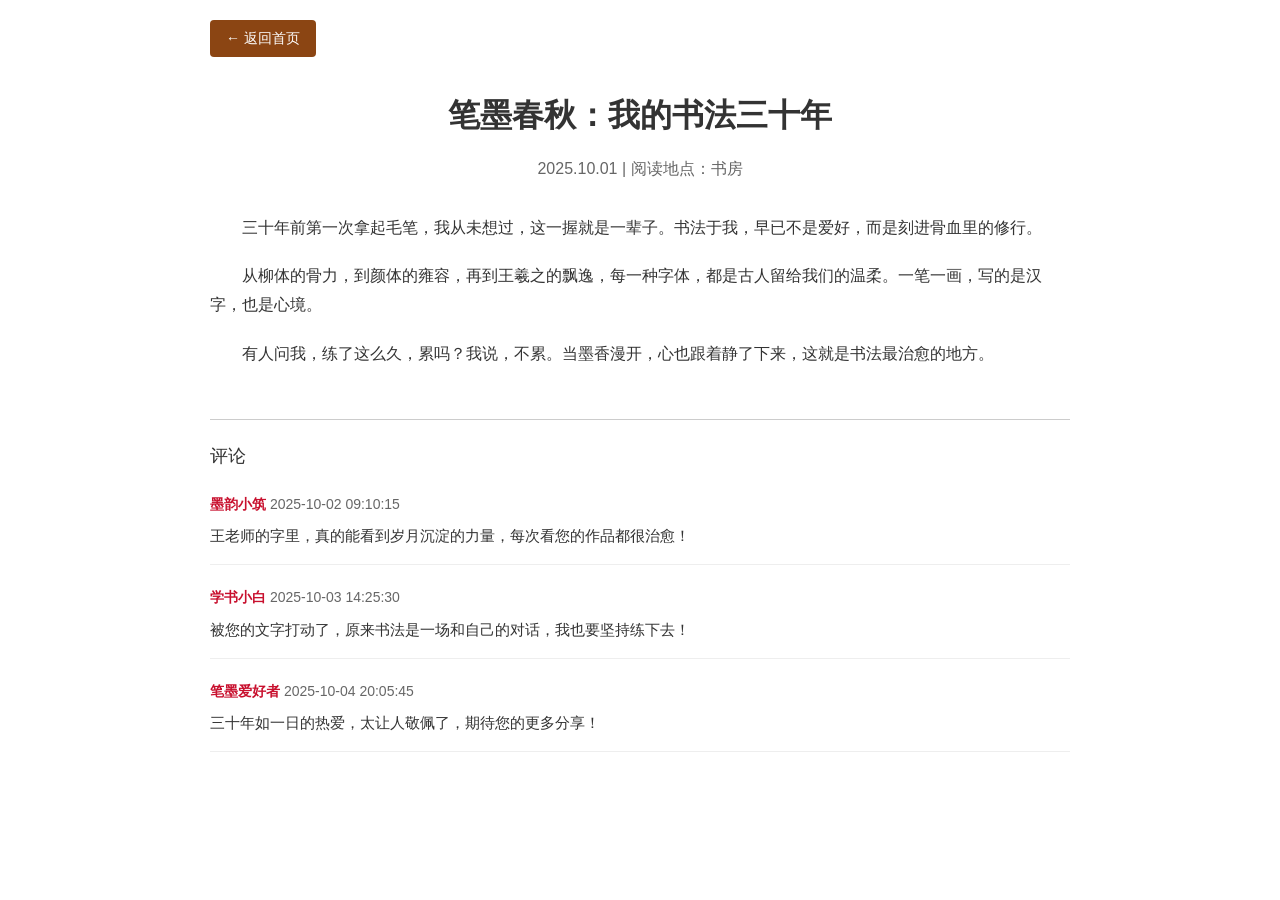
<file: blog-calligraphy.html>
<!doctype html>
<html lang="zh">
<head>
<meta charset="utf-8">
<title>书画大家·王老师的博客</title>
<link href="css/blog.css" type="text/css" rel="stylesheet" />
</head>
<body>

<a href="index.html" class="back-btn">← 返回首页</a>

<div class="blog-header">
    <h1>笔墨春秋：我的书法三十年</h1>
    <div class="blog-meta">2025.10.01 | 阅读地点：书房</div>
</div>

<div class="blog-content">
    <p>三十年前第一次拿起毛笔，我从未想过，这一握就是一辈子。书法于我，早已不是爱好，而是刻进骨血里的修行。</p>
    <p>从柳体的骨力，到颜体的雍容，再到王羲之的飘逸，每一种字体，都是古人留给我们的温柔。一笔一画，写的是汉字，也是心境。</p>
    <p>有人问我，练了这么久，累吗？我说，不累。当墨香漫开，心也跟着静了下来，这就是书法最治愈的地方。</p>
</div>

<div class="comment-section">
    <div class="comment-title">评论</div>
    <div class="comment-item">
        <div class="comment-header">
            <span class="comment-author">墨韵小筑</span> 2025-10-02 09:10:15
        </div>
        <div class="comment-text">王老师的字里，真的能看到岁月沉淀的力量，每次看您的作品都很治愈！</div>
    </div>
    <div class="comment-item">
        <div class="comment-header">
            <span class="comment-author">学书小白</span> 2025-10-03 14:25:30
        </div>
        <div class="comment-text">被您的文字打动了，原来书法是一场和自己的对话，我也要坚持练下去！</div>
    </div>
    <div class="comment-item">
        <div class="comment-header">
            <span class="comment-author">笔墨爱好者</span> 2025-10-04 20:05:45
        </div>
        <div class="comment-text">三十年如一日的热爱，太让人敬佩了，期待您的更多分享！</div>
    </div>
</div>

</body>
</html>
</file>
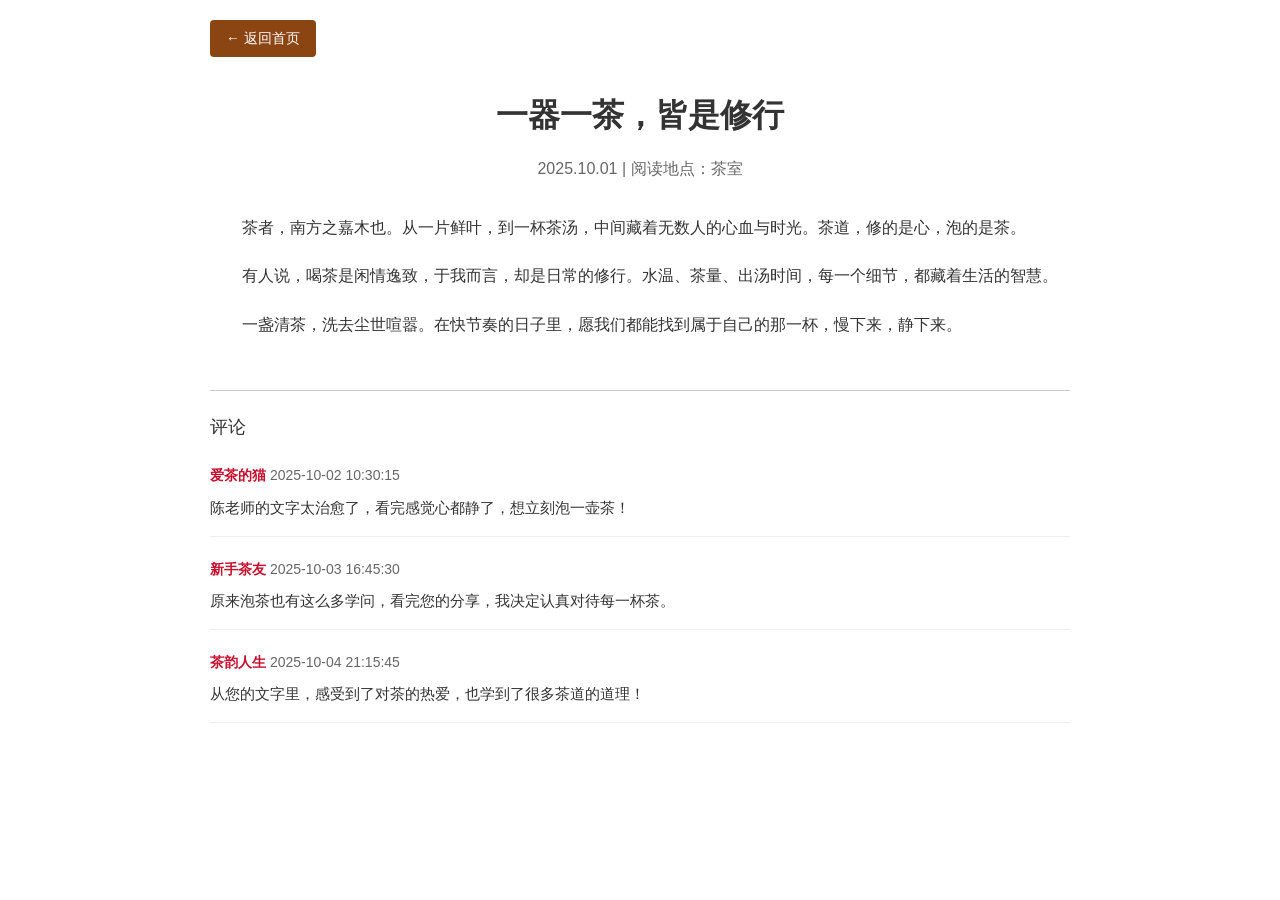
<file: blog-tea.html>
<!doctype html>
<html lang="zh">
<head>
<meta charset="utf-8">
<title>茶艺大师·陈老师的博客</title>
<link href="css/blog.css" type="text/css" rel="stylesheet" />
</head>
<body>

<a href="index.html" class="back-btn">← 返回首页</a>

<div class="blog-header">
    <h1>一器一茶，皆是修行</h1>
    <div class="blog-meta">2025.10.01 | 阅读地点：茶室</div>
</div>

<div class="blog-content">
    <p>茶者，南方之嘉木也。从一片鲜叶，到一杯茶汤，中间藏着无数人的心血与时光。茶道，修的是心，泡的是茶。</p>
    <p>有人说，喝茶是闲情逸致，于我而言，却是日常的修行。水温、茶量、出汤时间，每一个细节，都藏着生活的智慧。</p>
    <p>一盏清茶，洗去尘世喧嚣。在快节奏的日子里，愿我们都能找到属于自己的那一杯，慢下来，静下来。</p>
</div>

<div class="comment-section">
    <div class="comment-title">评论</div>
    <div class="comment-item">
        <div class="comment-header">
            <span class="comment-author">爱茶的猫</span> 2025-10-02 10:30:15
        </div>
        <div class="comment-text">陈老师的文字太治愈了，看完感觉心都静了，想立刻泡一壶茶！</div>
    </div>
    <div class="comment-item">
        <div class="comment-header">
            <span class="comment-author">新手茶友</span> 2025-10-03 16:45:30
        </div>
        <div class="comment-text">原来泡茶也有这么多学问，看完您的分享，我决定认真对待每一杯茶。</div>
    </div>
    <div class="comment-item">
        <div class="comment-header">
            <span class="comment-author">茶韵人生</span> 2025-10-04 21:15:45
        </div>
        <div class="comment-text">从您的文字里，感受到了对茶的热爱，也学到了很多茶道的道理！</div>
    </div>
</div>

</body>
</html>
</file>
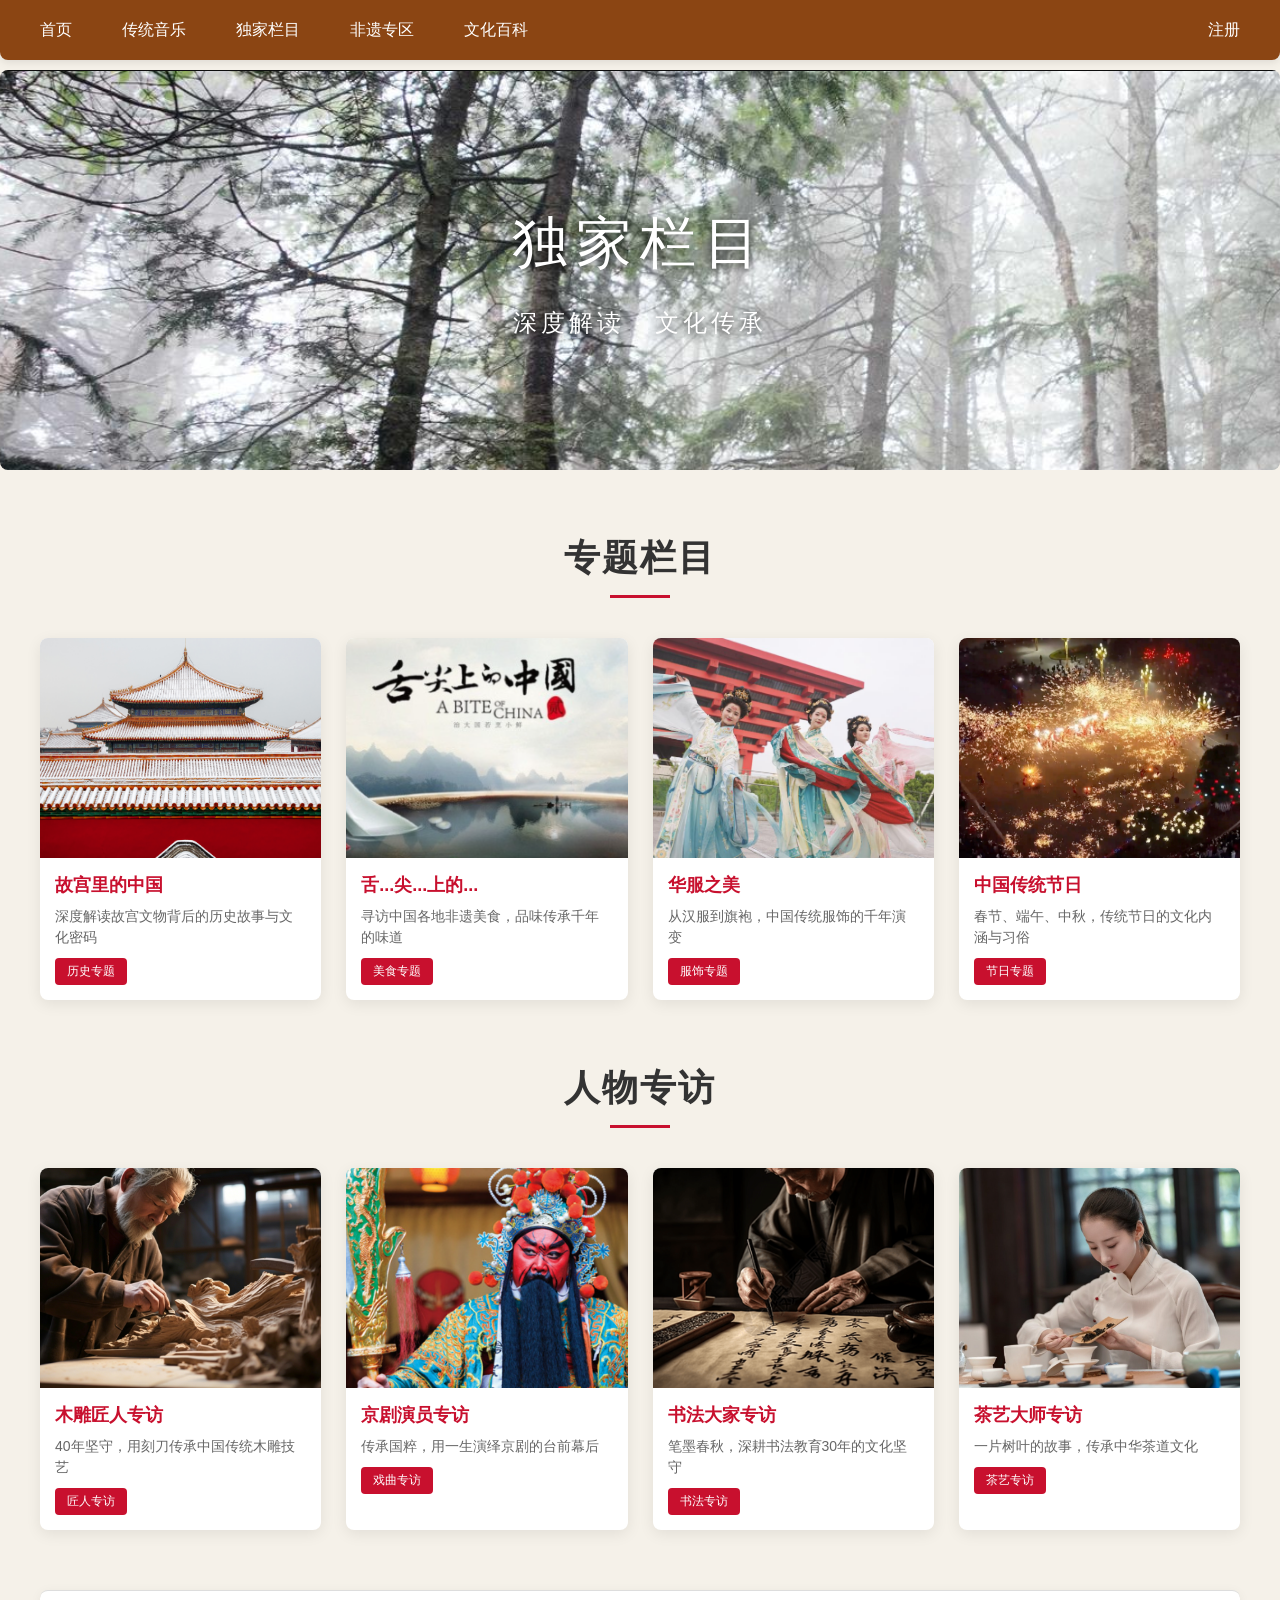
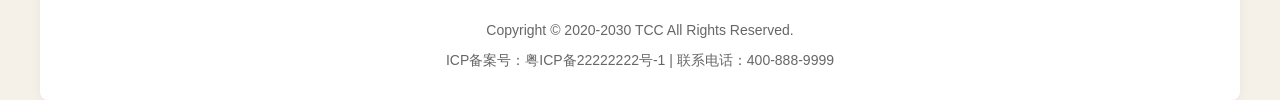
<file: column.html>
<!doctype html>
<html lang="zh">
<head>
<meta charset="utf-8">
<title>独家栏目 - 中国传统文化</title>
<link href="css/style.css" type="text/css" rel="stylesheet" />
</head>
<body>

<!-- 页眉 -->
<div id="head">
    <div class="con">
        <ul class="left">
            <li><a href="index.html">首页</a></li>
            <li><a href="music.html">传统音乐</a></li>
            <li><a href="column.html">独家栏目</a></li>
            <li><a href="heritage.html">非遗专区</a></li>
            <li><a href="encyclopedia.html">文化百科</a></li>
        </ul>
        <ul class="right">
            <li><a href="register.html">注册</a></li>
        </ul>
    </div>
</div>

<!-- Banner -->
<div class="banner">
    <img src="46.png" alt="独家栏目">
    <div class="banner_text">
        <h1>独家栏目</h1>
        <p>深度解读 · 文化传承</p>
    </div>
</div>

<!-- 内容 -->
<div id="content">
    <h2 class="page-title">专题栏目</h2>
    <div class="card-grid">
        <div class="card">
            <img src="22.png" alt="故宫专题">
            <div class="card-info">
                <h3>故宫里的中国</h3>
                <p>深度解读故宫文物背后的历史故事与文化密码</p>
                <span class="tag">历史专题</span>
            </div>
        </div>
        <div class="card">
            <img src="23.png" alt="美食专题">
            <div class="card-info">
                <h3>舌...尖...上的...</h3>
                <p>寻访中国各地非遗美食，品味传承千年的味道</p>
                <span class="tag">美食专题</span>
            </div>
        </div>
        <div class="card">
            <img src="24.png" alt="服饰专题">
            <div class="card-info">
                <h3>华服之美</h3>
                <p>从汉服到旗袍，中国传统服饰的千年演变</p>
                <span class="tag">服饰专题</span>
            </div>
        </div>
        <div class="card">
            <img src="25.png" alt="节日专题">
            <div class="card-info">
                <h3>中国传统节日</h3>
                <p>春节、端午、中秋，传统节日的文化内涵与习俗</p>
                <span class="tag">节日专题</span>
            </div>
        </div>
    </div>

    <h2 class="page-title">人物专访</h2>
    <div class="card-grid">
        <div class="card">
            <img src="26.png" alt="匠人专访">
            <div class="card-info">
                <h3>木雕匠人专访</h3>
                <p>40年坚守，用刻刀传承中国传统木雕技艺</p>
                <span class="tag">匠人专访</span>
            </div>
        </div>
        <div class="card">
            <img src="27.png" alt="戏曲专访">
            <div class="card-info">
                <h3>京剧演员专访</h3>
                <p>传承国粹，用一生演绎京剧的台前幕后</p>
                <span class="tag">戏曲专访</span>
            </div>
        </div>
        <div class="card">
            <img src="28.png" alt="书法专访">
            <div class="card-info">
                <h3>书法大家专访</h3>
                <p>笔墨春秋，深耕书法教育30年的文化坚守</p>
                <span class="tag">书法专访</span>
            </div>
        </div>
        <div class="card">
            <img src="29.png" alt="茶艺专访">
            <div class="card-info">
                <h3>茶艺大师专访</h3>
                <p>一片树叶的故事，传承中华茶道文化</p>
                <span class="tag">茶艺专访</span>
            </div>
        </div>
    </div>
</div>

<!-- 页脚 -->
<div id="footer">
    <p>Copyright © 2020-2030 TCC All Rights Reserved.</p>
    <p>ICP备案号：粤ICP备22222222号-1 | 联系电话：400-888-9999</p>
</div>

</body>
</html>
</file>
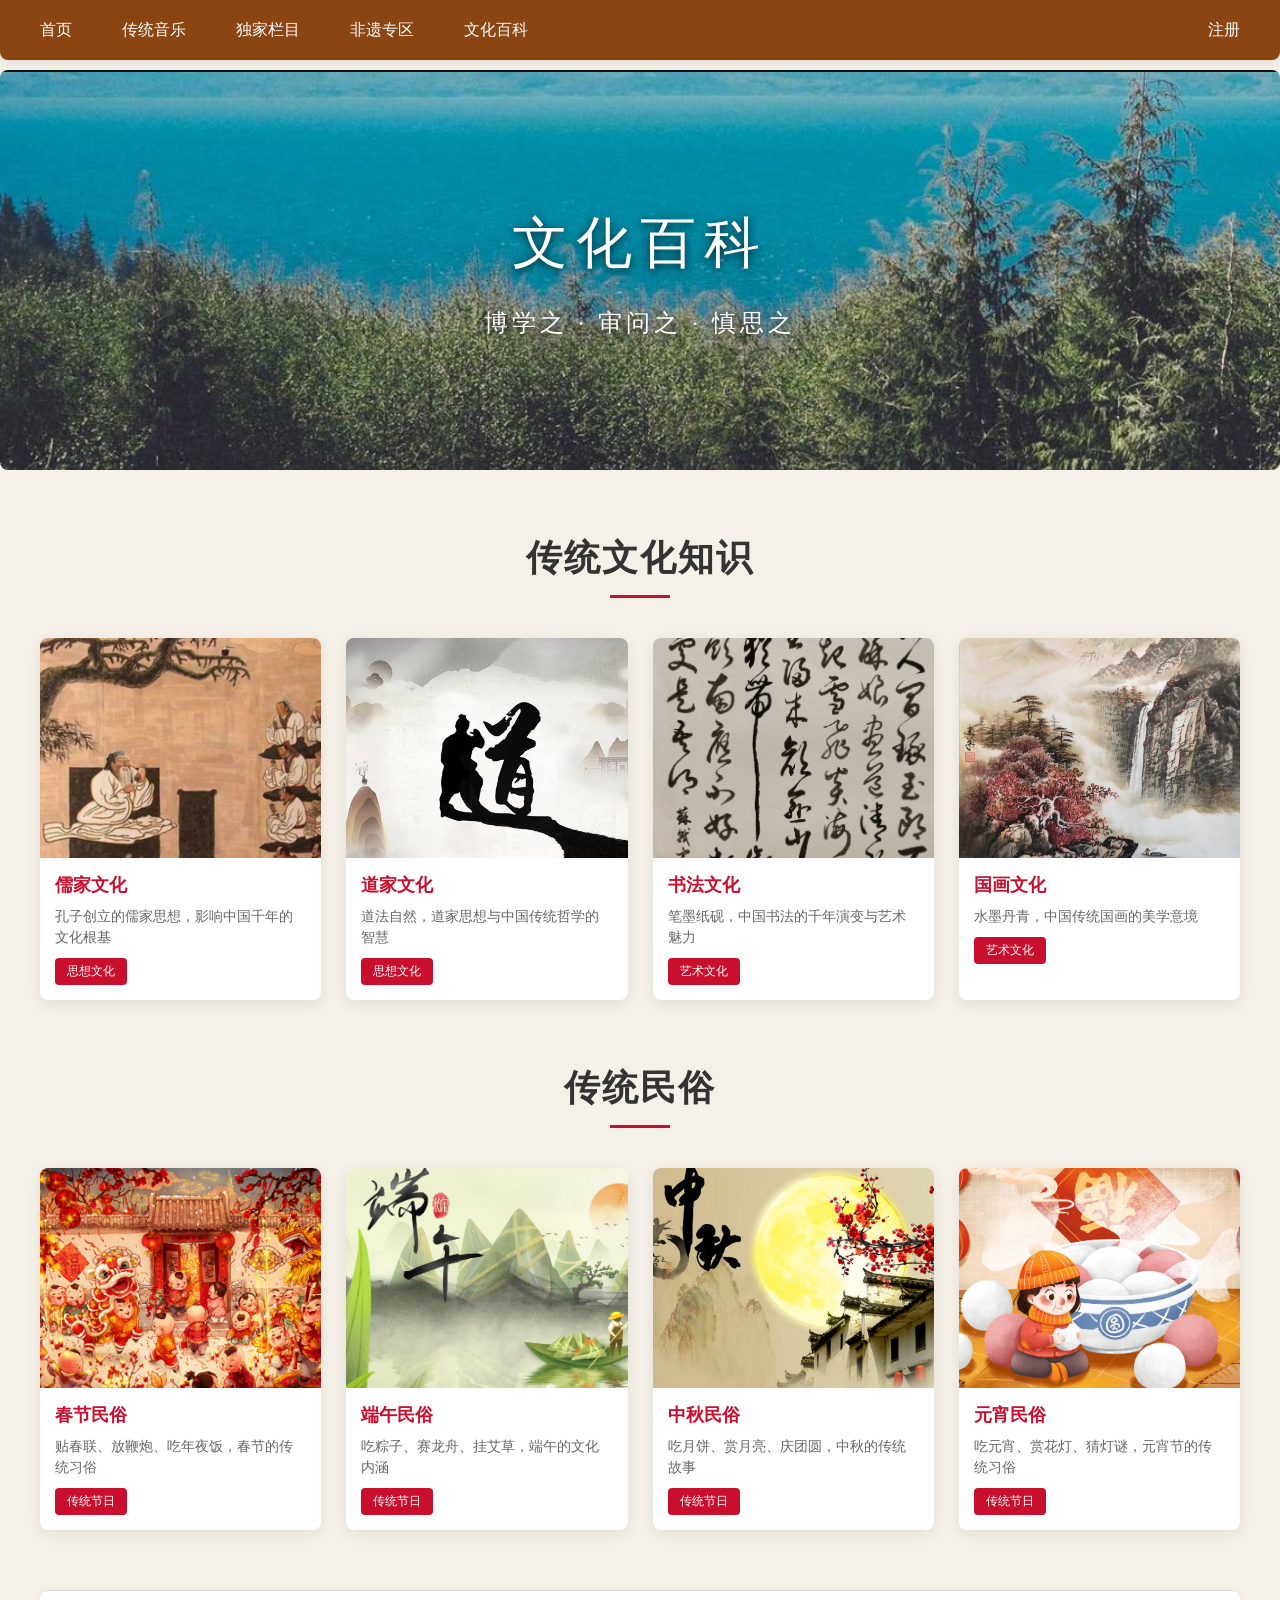
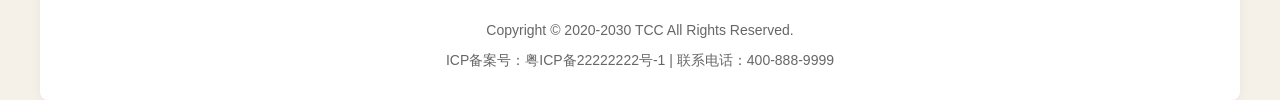
<file: encyclopedia.html>
<!doctype html>
<html lang="zh">
<head>
<meta charset="utf-8">
<title>文化百科 - 中国传统文化</title>
<link href="css/style.css" type="text/css" rel="stylesheet" />
</head>
<body>

<div id="head">
    <div class="con">
        <ul class="left">
            <li><a href="index.html">首页</a></li>
            <li><a href="music.html">传统音乐</a></li>
            <li><a href="column.html">独家栏目</a></li>
            <li><a href="heritage.html">非遗专区</a></li>
            <li><a href="encyclopedia.html">文化百科</a></li>
        </ul>
        <ul class="right">
            <li><a href="register.html">注册</a></li>
        </ul>
    </div>
</div>

<!-- Banner -->
<div class="banner">
    <img src="47.png" alt="文化百科">
    <div class="banner_text">
        <h1>文化百科</h1>
        <p>博学之 · 审问之 · 慎思之</p>
    </div>
</div>

<!-- 内容 -->
<div id="content">
    <h2 class="page-title">传统文化知识</h2>
    <div class="card-grid">
        <div class="card">
            <img src="38.png" alt="儒家文化">
            <div class="card-info">
                <h3>儒家文化</h3>
                <p>孔子创立的儒家思想，影响中国千年的文化根基</p>
                <span class="tag">思想文化</span>
            </div>
        </div>
        <div class="card">
            <img src="39.png" alt="道家文化">
            <div class="card-info">
                <h3>道家文化</h3>
                <p>道法自然，道家思想与中国传统哲学的智慧</p>
                <span class="tag">思想文化</span>
            </div>
        </div>
        <div class="card">
            <img src="40.png" alt="书法文化">
            <div class="card-info">
                <h3>书法文化</h3>
                <p>笔墨纸砚，中国书法的千年演变与艺术魅力</p>
                <span class="tag">艺术文化</span>
            </div>
        </div>
        <div class="card">
            <img src="41.png" alt="国画文化">
            <div class="card-info">
                <h3>国画文化</h3>
                <p>水墨丹青，中国传统国画的美学意境</p>
                <span class="tag">艺术文化</span>
            </div>
        </div>
    </div>

    <h2 class="page-title">传统民俗</h2>
    <div class="card-grid">
        <div class="card">
            <img src="42.png" alt="春节">
            <div class="card-info">
                <h3>春节民俗</h3>
                <p>贴春联、放鞭炮、吃年夜饭，春节的传统习俗</p>
                <span class="tag">传统节日</span>
            </div>
        </div>
        <div class="card">
            <img src="43.png" alt="端午节">
            <div class="card-info">
                <h3>端午民俗</h3>
                <p>吃粽子、赛龙舟、挂艾草，端午的文化内涵</p>
                <span class="tag">传统节日</span>
            </div>
        </div>
        <div class="card">
            <img src="44.png" alt="中秋节">
            <div class="card-info">
                <h3>中秋民俗</h3>
                <p>吃月饼、赏月亮、庆团圆，中秋的传统故事</p>
                <span class="tag">传统节日</span>
            </div>
        </div>
        <div class="card">
            <img src="45.png" alt="元宵节">
            <div class="card-info">
                <h3>元宵民俗</h3>
                <p>吃元宵、赏花灯、猜灯谜，元宵节的传统习俗</p>
                <span class="tag">传统节日</span>
            </div>
        </div>
    </div>
</div>

<!-- 页脚 -->
<div id="footer">
    <p>Copyright © 2020-2030 TCC All Rights Reserved.</p>
    <p>ICP备案号：粤ICP备22222222号-1 | 联系电话：400-888-9999</p>
</div>

</body>
</html>
</file>
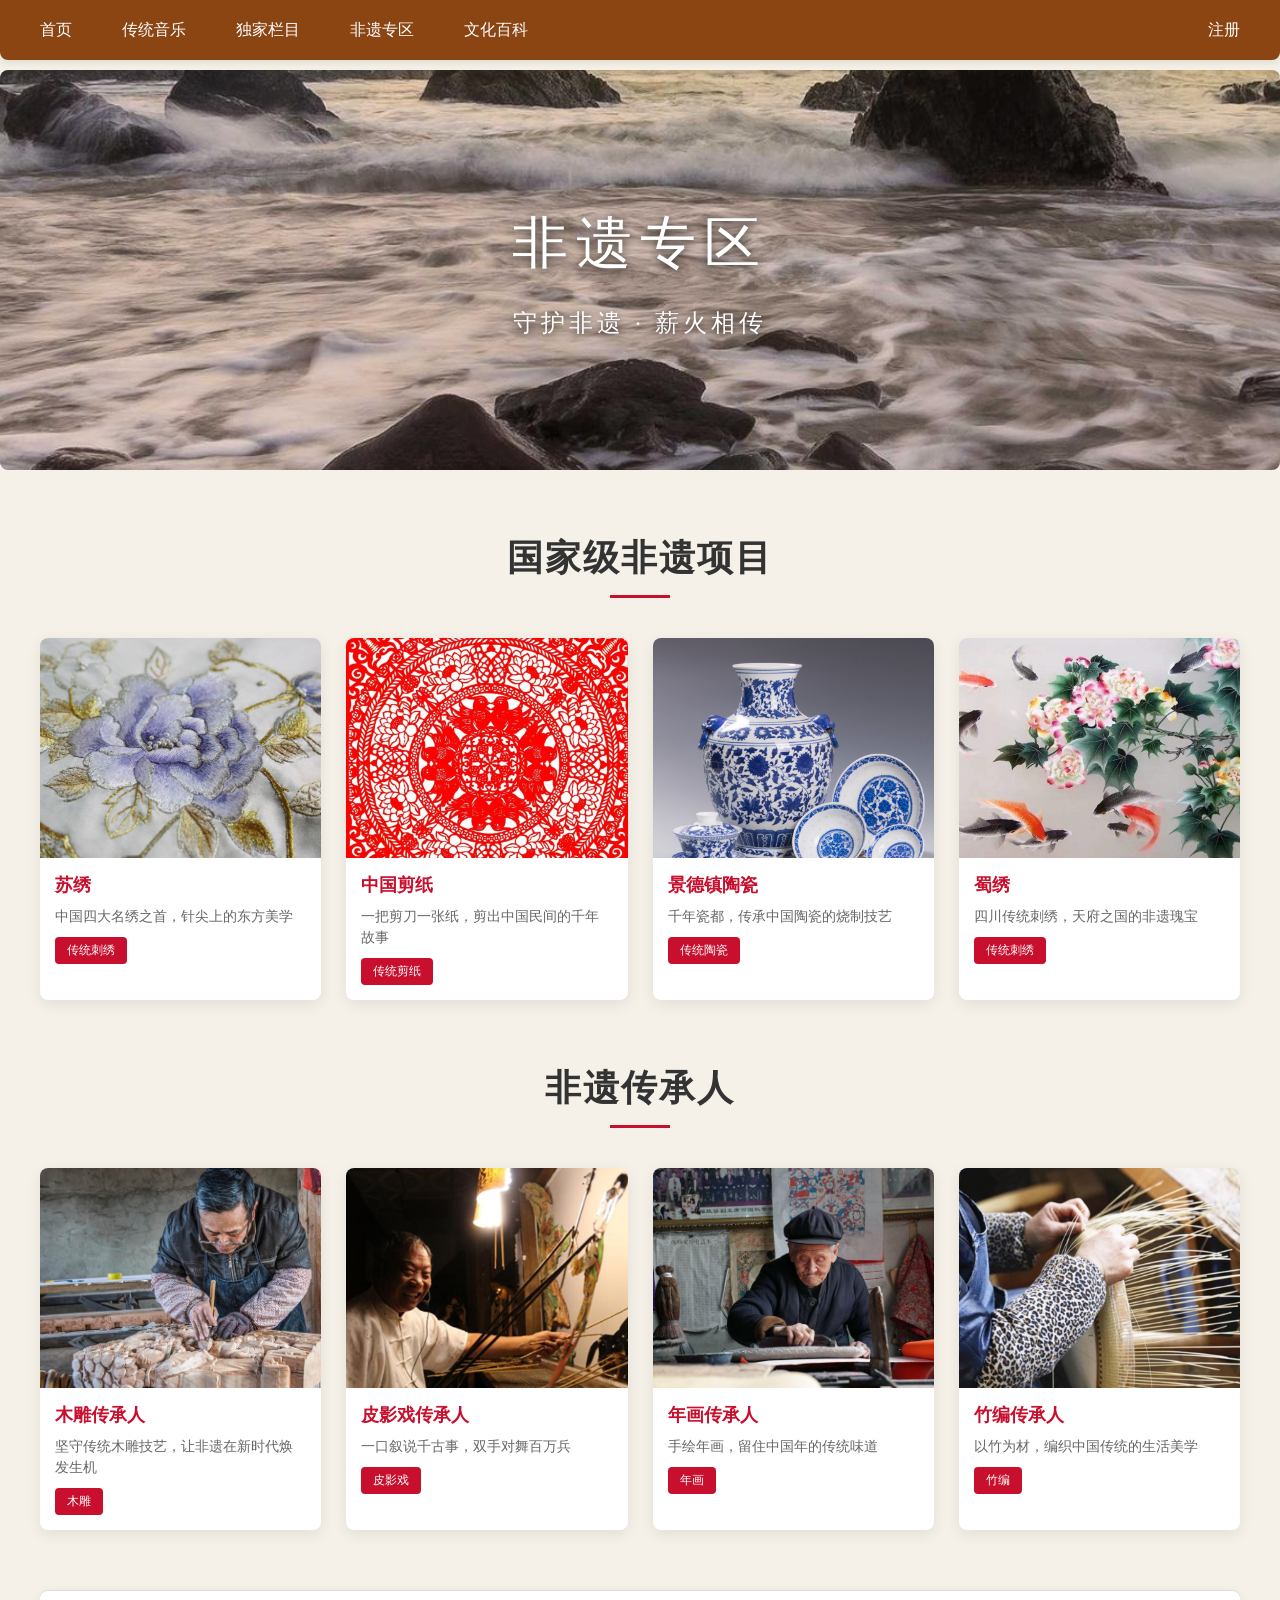
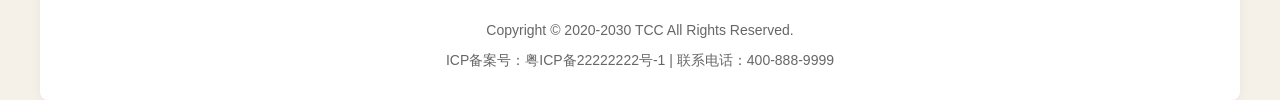
<file: heritage.html>
<!doctype html>
<html lang="zh">
<head>
<meta charset="utf-8">
<title>非遗专区 - 中国传统文化</title>
<link href="css/style.css" type="text/css" rel="stylesheet" />
</head>
<body>

<div id="head">
    <div class="con">
        <ul class="left">
            <li><a href="index.html">首页</a></li>
            <li><a href="music.html">传统音乐</a></li>
            <li><a href="column.html">独家栏目</a></li>
            <li><a href="heritage.html">非遗专区</a></li>
            <li><a href="encyclopedia.html">文化百科</a></li>
        </ul>
        <ul class="right">
            <li><a href="register.html">注册</a></li>
        </ul>
    </div>
</div>

<!-- Banner -->
<div class="banner">
    <img src="48.png" alt="非遗专区">
    <div class="banner_text">
        <h1>非遗专区</h1>
        <p>守护非遗 · 薪火相传</p>
    </div>
</div>

<!-- 内容 -->
<div id="content">
    <h2 class="page-title">国家级非遗项目</h2>
    <div class="card-grid">
        <div class="card">
            <img src="30.png" alt="苏绣">
            <div class="card-info">
                <h3>苏绣</h3>
                <p>中国四大名绣之首，针尖上的东方美学</p>
                <span class="tag">传统刺绣</span>
            </div>
        </div>
        <div class="card">
            <img src="31.png" alt="剪纸">
            <div class="card-info">
                <h3>中国剪纸</h3>
                <p>一把剪刀一张纸，剪出中国民间的千年故事</p>
                <span class="tag">传统剪纸</span>
            </div>
        </div>
        <div class="card">
            <img src="32.png" alt="景德镇陶瓷">
            <div class="card-info">
                <h3>景德镇陶瓷</h3>
                <p>千年瓷都，传承中国陶瓷的烧制技艺</p>
                <span class="tag">传统陶瓷</span>
            </div>
        </div>
        <div class="card">
            <img src="33.png" alt="蜀绣">
            <div class="card-info">
                <h3>蜀绣</h3>
                <p>四川传统刺绣，天府之国的非遗瑰宝</p>
                <span class="tag">传统刺绣</span>
            </div>
        </div>
    </div>

    <h2 class="page-title">非遗传承人</h2>
    <div class="card-grid">
        <div class="card">
            <img src="34.png" alt="木雕传承人">
            <div class="card-info">
                <h3>木雕传承人</h3>
                <p>坚守传统木雕技艺，让非遗在新时代焕发生机</p>
                <span class="tag">木雕</span>
            </div>
        </div>
        <div class="card">
            <img src="35.png" alt="皮影传承人">
            <div class="card-info">
                <h3>皮影戏传承人</h3>
                <p>一口叙说千古事，双手对舞百万兵</p>
                <span class="tag">皮影戏</span>
            </div>
        </div>
        <div class="card">
            <img src="36.png" alt="年画传承人">
            <div class="card-info">
                <h3>年画传承人</h3>
                <p>手绘年画，留住中国年的传统味道</p>
                <span class="tag">年画</span>
            </div>
        </div>
        <div class="card">
            <img src="37.png" alt="竹编传承人">
            <div class="card-info">
                <h3>竹编传承人</h3>
                <p>以竹为材，编织中国传统的生活美学</p>
                <span class="tag">竹编</span>
            </div>
        </div>
    </div>
</div>

<!-- 页脚 -->
<div id="footer">
    <p>Copyright © 2020-2030 TCC All Rights Reserved.</p>
    <p>ICP备案号：粤ICP备22222222号-1 | 联系电话：400-888-9999</p>
</div>

</body>
</html>
</file>
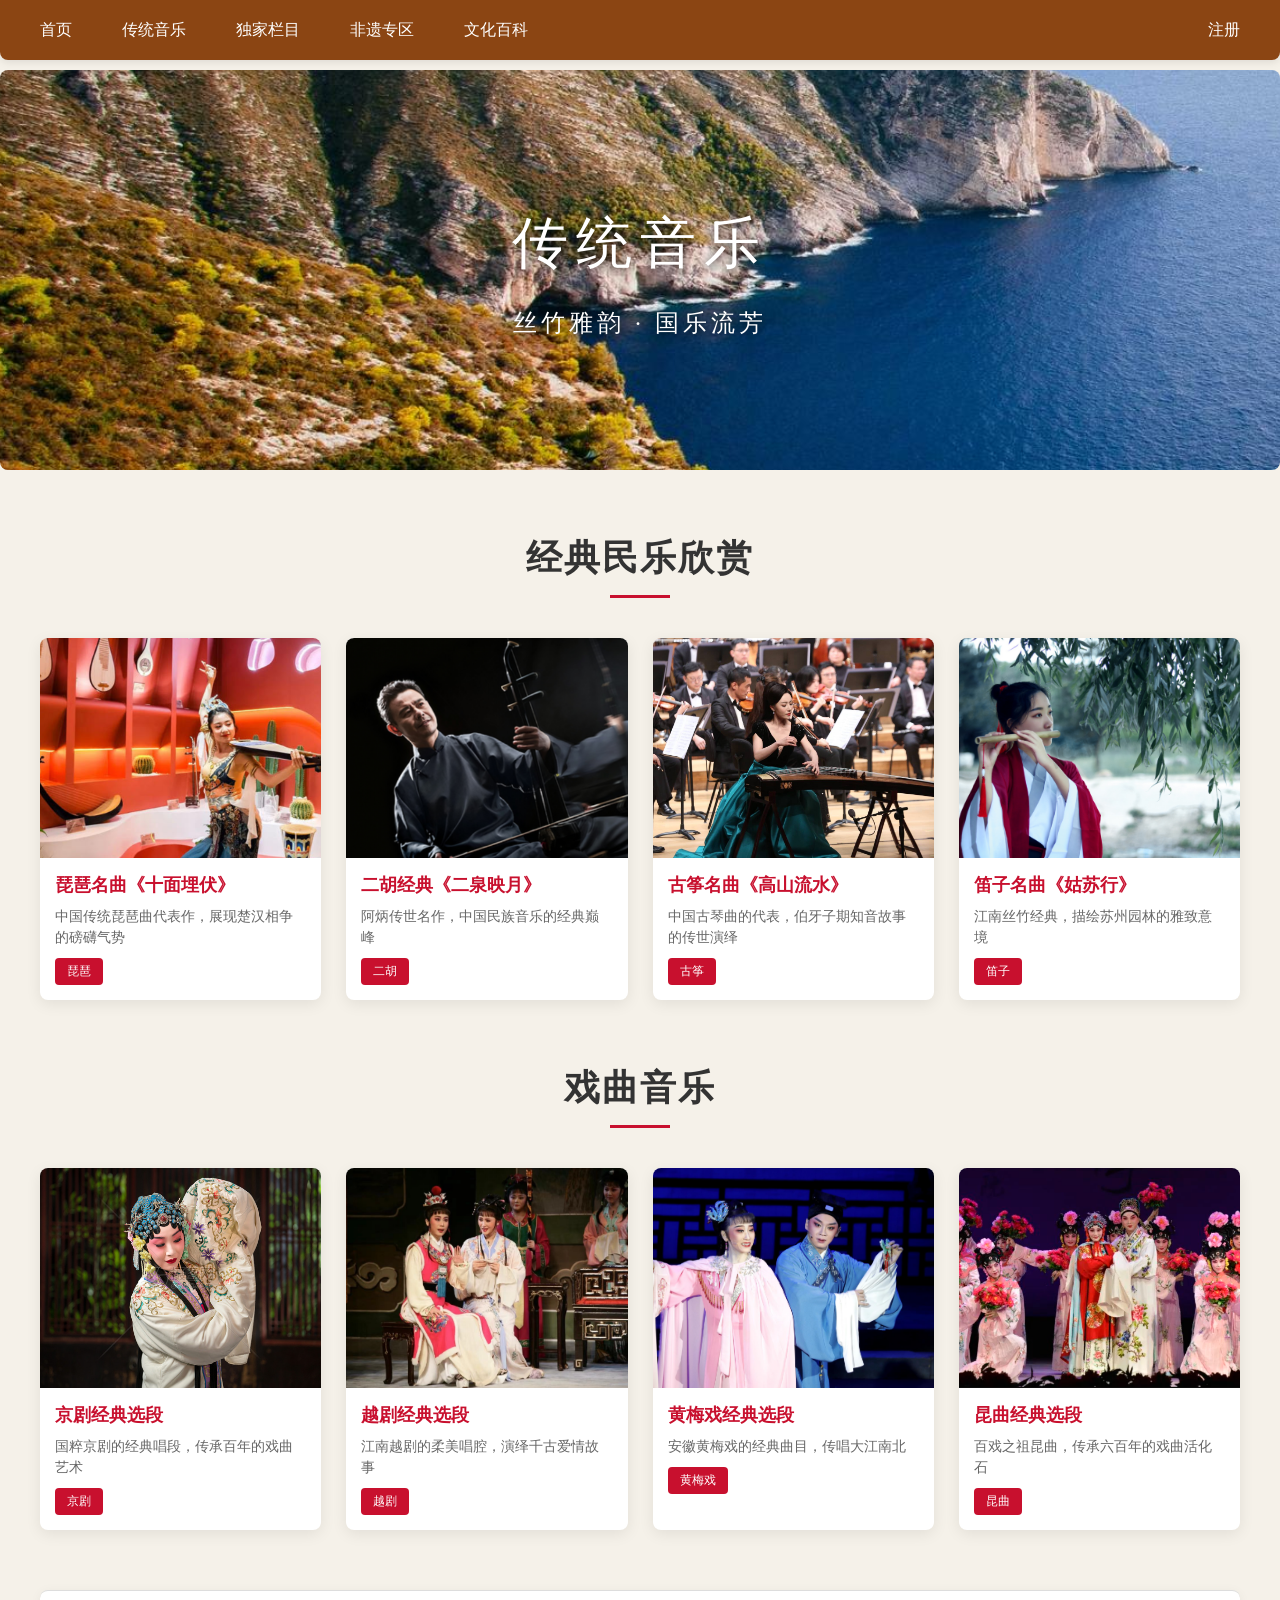
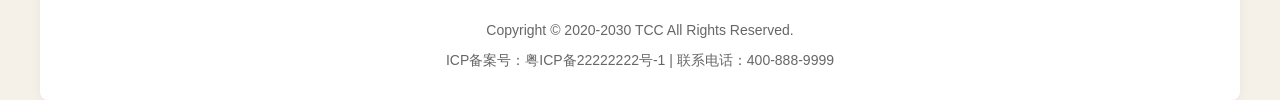
<file: music.html>
<!doctype html>
<html lang="zh">
<head>
<meta charset="utf-8">
<title>传统音乐 - 中国传统文化</title>
<link href="css/style.css" type="text/css" rel="stylesheet" />
</head>
<body>

<div id="head">
    <div class="con">
        <ul class="left">
            <li><a href="index.html">首页</a></li>
            <li><a href="music.html">传统音乐</a></li>
            <li><a href="column.html">独家栏目</a></li>
            <li><a href="heritage.html">非遗专区</a></li>
            <li><a href="encyclopedia.html">文化百科</a></li>
        </ul>
        <ul class="right">
            <li><a href="register.html">注册</a></li>
        </ul>
    </div>
</div>

<!-- Banner -->
<div class="banner">
    <img src="49.png" alt="传统音乐">
    <div class="banner_text">
        <h1>传统音乐</h1>
        <p>丝竹雅韵 · 国乐流芳</p>
    </div>
</div>

<!-- 内容 -->
<div id="content">
    <h2 class="page-title">经典民乐欣赏</h2>
    <div class="card-grid">
        <div class="card">
            <img src="14.png" alt="琵琶">
            <div class="card-info">
                <h3>琵琶名曲《十面埋伏》</h3>
                <p>中国传统琵琶曲代表作，展现楚汉相争的磅礴气势</p>
                <span class="tag">琵琶</span>
            </div>
        </div>
        <div class="card">
            <img src="15.png" alt="二胡">
            <div class="card-info">
                <h3>二胡经典《二泉映月》</h3>
                <p>阿炳传世名作，中国民族音乐的经典巅峰</p>
                <span class="tag">二胡</span>
            </div>
        </div>
        <div class="card">
            <img src="16.png" alt="古筝">
            <div class="card-info">
                <h3>古筝名曲《高山流水》</h3>
                <p>中国古琴曲的代表，伯牙子期知音故事的传世演绎</p>
                <span class="tag">古筝</span>
            </div>
        </div>
        <div class="card">
            <img src="17.png" alt="笛子">
            <div class="card-info">
                <h3>笛子名曲《姑苏行》</h3>
                <p>江南丝竹经典，描绘苏州园林的雅致意境</p>
                <span class="tag">笛子</span>
            </div>
        </div>
    </div>

    <h2 class="page-title">戏曲音乐</h2>
    <div class="card-grid">
        <div class="card">
            <img src="18.png" alt="京剧">
            <div class="card-info">
                <h3>京剧经典选段</h3>
                <p>国粹京剧的经典唱段，传承百年的戏曲艺术</p>
                <span class="tag">京剧</span>
            </div>
        </div>
        <div class="card">
            <img src="19.png" alt="越剧">
            <div class="card-info">
                <h3>越剧经典选段</h3>
                <p>江南越剧的柔美唱腔，演绎千古爱情故事</p>
                <span class="tag">越剧</span>
            </div>
        </div>
        <div class="card">
            <img src="20.png" alt="黄梅戏">
            <div class="card-info">
                <h3>黄梅戏经典选段</h3>
                <p>安徽黄梅戏的经典曲目，传唱大江南北</p>
                <span class="tag">黄梅戏</span>
            </div>
        </div>
        <div class="card">
            <img src="21.png" alt="昆曲">
            <div class="card-info">
                <h3>昆曲经典选段</h3>
                <p>百戏之祖昆曲，传承六百年的戏曲活化石</p>
                <span class="tag">昆曲</span>
            </div>
        </div>
    </div>
</div>

<!-- 页脚 -->
<div id="footer">
    <p>Copyright © 2020-2030 TCC All Rights Reserved.</p>
    <p>ICP备案号：粤ICP备22222222号-1 | 联系电话：400-888-9999</p>
</div>

</body>
</html>
</file>
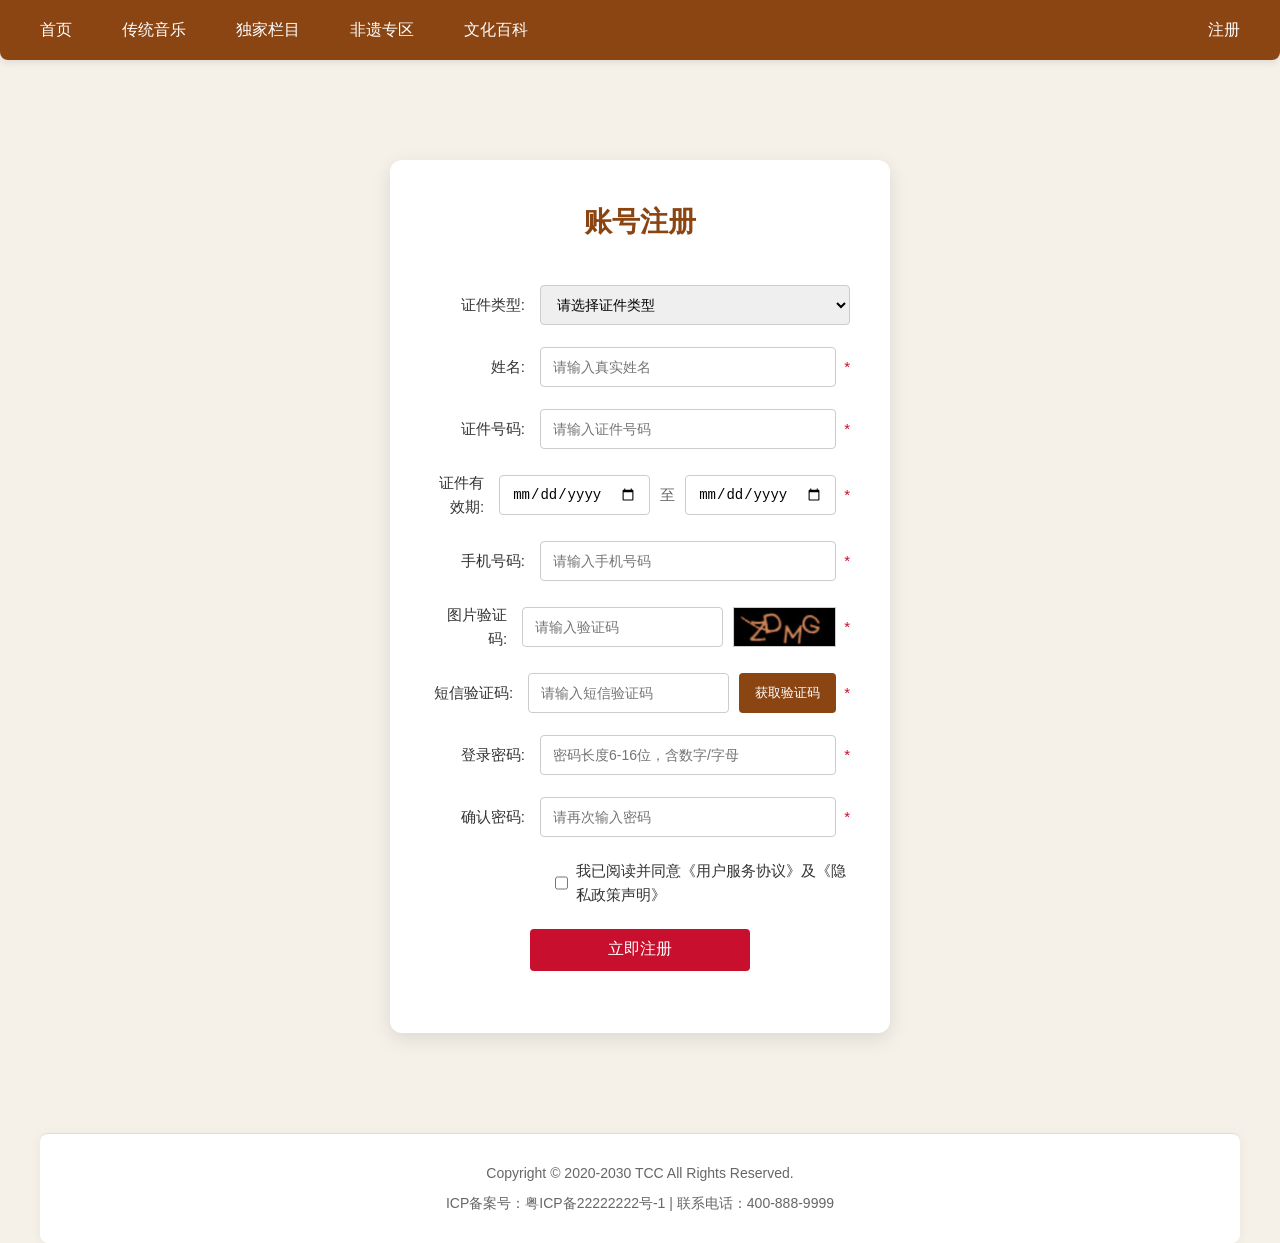
<file: register.html>
<!doctype html>
<html>
<!-- register.html -->
<head>
    <link href="css/style.css" rel="stylesheet">
    <link href="css/style_register.css" rel="stylesheet">
</head>
<body>

<div id="head">
    <div class="con">
        <ul class="left">
            <li><a href="index.html">首页</a></li>
            <li><a href="music.html">传统音乐</a></li>
            <li><a href="column.html">独家栏目</a></li>
            <li><a href="heritage.html">非遗专区</a></li>
            <li><a href="encyclopedia.html">文化百科</a></li>
        </ul>
        <ul class="right">
            <li><a href="register.html">注册</a></li>
        </ul>
    </div>
</div>

<div class="register-container">
    <h1>账号注册</h1>
    <form class="register-form">
        <div class="form-row">
            <label>证件类型:</label>
            <select required>
                <option value="">请选择证件类型</option>
                <option value="idcard">居民身份证</option>
                <option value="hk_macau_pass">港澳居民来往内地通行证</option>
                <option value="taiwan_pass">台湾居民来往大陆通行证</option>
                <option value="hk_macau_residence">港澳居民居住证</option>
                <option value="taiwan_residence">台湾居民居住证</option>
                <option value="foreigner_residence">外国人永久居留身份证</option>
            </select>
        </div>

        <div class="form-row">
            <label>姓名:</label>
            <input type="text" placeholder="请输入真实姓名" required>
            <span class="required">*</span>
        </div>

        <div class="form-row">
            <label>证件号码:</label>
            <input type="text" placeholder="请输入证件号码" required>
            <span class="required">*</span>
        </div>

        <div class="form-row">
            <label>证件有效期:</label>
            <div class="date-range">
                <input type="date" placeholder="起始时间" required>
                <span>至</span>
                <input type="date" placeholder="结束时间" required>
            </div>
            <span class="required">*</span>
        </div>

        <div class="form-row">
            <label>手机号码:</label>
            <input type="tel" placeholder="请输入手机号码" required>
            <span class="required">*</span>
        </div>

        <div class="form-row">
            <label>图片验证码:</label>
            <div class="captcha-group">
                <input type="text" placeholder="请输入验证码" required>
                <img src="captcha.jpg" alt="验证码" class="captcha-img">
            </div>
            <span class="required">*</span>
        </div>

        <div class="form-row">
            <label>短信验证码:</label>
            <div class="code-group">
                <input type="text" placeholder="请输入短信验证码" required>
                <button type="button" class="get-code-btn">获取验证码</button>
            </div>
            <span class="required">*</span>
        </div>

        <div class="form-row">
            <label>登录密码:</label>
            <input type="password" placeholder="密码长度6-16位，含数字/字母" required>
            <span class="required">*</span>
        </div>

        <div class="form-row">
            <label>确认密码:</label>
            <input type="password" placeholder="请再次输入密码" required>
            <span class="required">*</span>
        </div>

        <div class="form-row agree-row">
            <div class="agree-content">
                <input type="checkbox" id="agree" required>
                <label for="agree">我已阅读并同意《用户服务协议》及《隐私政策声明》</label>
            </div>
        </div>

        <div class="form-row submit-row">
            <button type="submit">立即注册</button>
        </div>
    </form>
</div>

<div id="footer">
    <p>Copyright © 2020-2030 TCC All Rights Reserved.</p>
    <p>ICP备案号：粤ICP备22222222号-1 | 联系电话：400-888-9999</p>
</div>

</body>
</html>
</file>
<file: css/blog.css>
/* 全局重置 */
* {
    margin: 0;
    padding: 0;
    box-sizing: border-box;
}
body {
    background: #fff;
    font-family: "微软雅黑", "宋体", sans-serif;
    color: #333;
    line-height: 1.8;
    max-width: 900px;
    margin: 0 auto;
    padding: 20px;
}

/* 返回按钮 */
.back-btn {
    display: inline-block;
    padding: 6px 16px;
    background: #8B4513;
    color: #fff;
    text-decoration: none;
    border-radius: 4px;
    margin-bottom: 30px;
    font-size: 14px;
}
.back-btn:hover {
    background: #703810;
}

/* 标题区 */
.blog-header h1 {
    text-align: center;
    font-size: 32px;
    margin-bottom: 10px;
}
.blog-meta {
    text-align: center;
    color: #666;
    margin-bottom: 30px;
    font-size: 16px;
}

/* 正文 */
.blog-content p {
    margin-bottom: 20px;
    text-indent: 2em;
    font-size: 16px;
}

/* 评论区 */
.comment-section {
    margin-top: 50px;
    border-top: 1px solid #ccc;
    padding-top: 20px;
}
.comment-title {
    font-size: 18px;
    margin-bottom: 20px;
    color: #333;
}
.comment-item {
    margin-bottom: 20px;
    padding-bottom: 15px;
    border-bottom: 1px solid #eee;
}
.comment-header {
    font-size: 14px;
    color: #666;
    margin-bottom: 5px;
}
.comment-author {
    color: #c8102e;
    font-weight: bold;
}
.comment-text {
    font-size: 15px;
}
</file>
<file: css/style.css>
* {
    margin: 0;
    padding: 0;
    list-style: none;
    box-sizing: border-box;
}
body {
    background: #f5f1e9;
    font-family: "微软雅黑", "宋体", Arial, sans-serif;
    color: #333;
    font-size: 14px;
    line-height: 1.6;
}
a {
    text-decoration: none;
    color: inherit;
    transition: all 0.3s ease;
}

#head {
    width: 100%;
    height: 60px;
    background: #8B4513; /* 故宫深棕色 */
    box-shadow: 0 2px 8px rgba(0,0,0,0.1);
    position: sticky;
    top: 0;
    z-index: 999;
    border-radius: 0 0 8px 8px; /* 只让底部圆角，顶部保持直角 */
}

#head .con {
	width: 1200px;
	margin: 0 auto;
	height: 100%;
	display: flex;
	justify-content: space-between;
	align-items: center;
}
#head .con .left,
#head .con .right {
	display: flex;
	gap: 50px;
}
#head .con li {
	height: 60px;
	line-height: 60px;
	font-size: 16px;
	color: #fff;
}
#head .con li a:hover {
	color: #ffd700; /* 故宫金色hover */
}

/* ========== 2. 通用Banner ========== */
.banner {
    width: 100%;
    height: 400px;
    position: relative;
    overflow: hidden;
    border-radius: 8px; /* 添加圆角 */
    margin-top: 10px; /* 可选：与页眉留点间距 */
}

.banner_pic img {
    position: absolute;
    top: 0;
    left: 0;
    width: 100%;
    height: 100%;
    object-fit: cover;
    opacity: 0;
    transition: opacity 1s ease;
}
.banner_pic img.active {
    opacity: 1;
}
.banner .banner_text {
    position: absolute;
    top: 50%;
    left: 50%;
    transform: translate(-50%, -50%);
    text-align: center;
    color: #fff;
    text-shadow: 0 2px 10px rgba(0,0,0,0.8);
    z-index: 10;
    font-family: "楷体", "宋体";
}
.banner .banner_text h1 {
    font-size: 56px;
    font-weight: normal;
    margin-bottom: 15px;
    letter-spacing: 8px;
}
.banner .banner_text p {
    font-size: 24px;
    letter-spacing: 4px;
    font-weight: 300;
}

/* ========== 3. 通用内容模块 ========== */
#content {
	width: 1200px;
	margin: 60px auto;
}
.page-title {
	text-align: center;
	font-size: 36px;
	color: #333;
	margin-bottom: 50px;
	letter-spacing: 2px;
	font-family: "宋体";
	position: relative;
}
.page-title::after {
	content: '';
	width: 60px;
	height: 3px;
	background: #c8102e;
	position: absolute;
	bottom: -10px;
	left: 50%;
	transform: translateX(-50%);
}

/* 通用卡片网格布局 */
.card-grid {
	display: grid;
	grid-template-columns: repeat(4, 1fr);
	gap: 25px;
	margin-bottom: 60px;
}
.card {
	background: #fff;
	border-radius: 8px;
	overflow: hidden;
	box-shadow: 0 4px 15px rgba(0,0,0,0.08);
	transition: transform 0.3s ease;
}
.card:hover {
	transform: translateY(-5px);
}
.card img {
	width: 100%;
	height: 220px;
	object-fit: cover;
	display: block;
}
.card .card-info {
	padding: 15px;
}
.card .card-info h3 {
	font-size: 18px;
	font-weight: bold;
	margin-bottom: 8px;
	color: #c8102e;
	line-height: 1.4;
}
.card .card-info p {
	font-size: 14px;
	color: #666;
	line-height: 1.5;
	margin-bottom: 10px;
}
.card .card-info .tag {
	display: inline-block;
	padding: 4px 12px;
	background: #c8102e;
	color: #fff;
	font-size: 12px;
	border-radius: 4px;
}

/* ========== 4. 页脚 ========== */
#footer {
    width: 1200px;
    margin: 60px auto 0;
    padding: 20px;
    text-align: center;
    color: #666;
    font-size: 14px;
    border-top: 1px solid #ddd;
    background: #fff;
    border-radius: 8px;
    box-shadow: 0 2px 12px rgba(0,0,0,0.05);
}
#footer p {
    margin: 8px 0;
}
</file>
<file: css/style_register.css>
/* 全局重置 */
* {
    margin: 0;
    padding: 0;
    list-style: none;
    box-sizing: border-box;
}
body {
    background: #f5f1e9;
    font-family: "微软雅黑", "宋体", Arial, sans-serif;
    color: #333;
    font-size: 14px;
    line-height: 1.6;
}
a {
    text-decoration: none;
    color: inherit;
    transition: all 0.3s ease;
}

/* ========== 1. 页眉（故宫深棕色） ========== */
#head {
    width: 100%;
    height: 60px;
    background: #8B4513; /* 故宫深棕色 */
    box-shadow: 0 2px 8px rgba(0,0,0,0.1);
    position: sticky;
    top: 0;
    z-index: 999;
    border-radius: 0 0 8px 8px; /* 只让底部圆角，顶部保持直角 */
}

#head .con {
	width: 1200px;
	margin: 0 auto;
	height: 100%;
	display: flex;
	justify-content: space-between;
	align-items: center;
}
#head .con .left,
#head .con .right {
	display: flex;
	gap: 50px;
}
#head .con li {
	height: 60px;
	line-height: 60px;
	font-size: 16px;
	color: #fff;
}
#head .con li a:hover {
	color: #ffd700; /* 故宫金色hover */
}

/* ========== 注册表单区域 ========== */
/* style_register.css */
.register-container {
    width: 500px;
    margin: 100px auto;
    padding: 40px;
    background: white;
    border-radius: 12px;
    box-shadow: 0 6px 20px rgba(0,0,0,0.1);
}
.register-container h1 {
    text-align: center;
    font-size: 28px;
    color: #8B4513;
    margin-bottom: 40px;
    font-family: "宋体";
}
.form-row {
    display: flex;
    align-items: center;
    margin-bottom: 22px;
    font-size: 15px;
}
.form-row label {
    width: 110px;
    text-align: right;
    padding-right: 15px;
    color: #333;
}
.form-row input,
.form-row select {
    flex: 1;
    height: 40px;
    padding: 0 12px;
    border: 1px solid #ccc;
    border-radius: 4px;
    font-size: 14px;
}
.required {
    color: #c8102e;
    margin-left: 8px;
}
.date-range {
    display: flex;
    align-items: center;
    flex: 1;
    gap: 10px;
}
.date-range span {
    color: #666;
}
.captcha-group,
.code-group {
    display: flex;
    align-items: center;
    flex: 1;
    gap: 10px;
}
.captcha-img {
    height: 40px;
    border: 1px solid #ccc;
    cursor: pointer;
}
.get-code-btn {
    height: 40px;
    padding: 0 16px;
    background: #8B4513;
    color: #fff;
    border: none;
    border-radius: 4px;
    cursor: pointer;
    white-space: nowrap;
}
.get-code-btn:hover {
    background: #703810;
}
.agree-row {
    justify-content: flex-start;
    padding-left: 125px;
}
.agree-content {
    display: flex;
    align-items: center;
    gap: 8px;
}
.agree-content label {
    width: auto;
    text-align: left;
    padding: 0;
    cursor: pointer;
}
.submit-row {
    justify-content: center;
    margin-top: 20px;
}
.submit-row button {
    width: 220px;
    height: 42px;
    background: #c8102e;
    color: #fff;
    font-size: 16px;
    border: none;
    border-radius: 4px;
    cursor: pointer;
}
.submit-row button:hover {
    background: #a80d26;
}

/* ========== 4. 页脚 ========== */
#footer {
    width: 1200px;
    margin: 60px auto 0;
    padding: 20px;
    text-align: center;
    color: #666;
    font-size: 14px;
    border-top: 1px solid #ddd;
    background: #fff;
    border-radius: 8px;
    box-shadow: 0 2px 12px rgba(0,0,0,0.05);
}
#footer p {
    margin: 8px 0;
}
</file>
